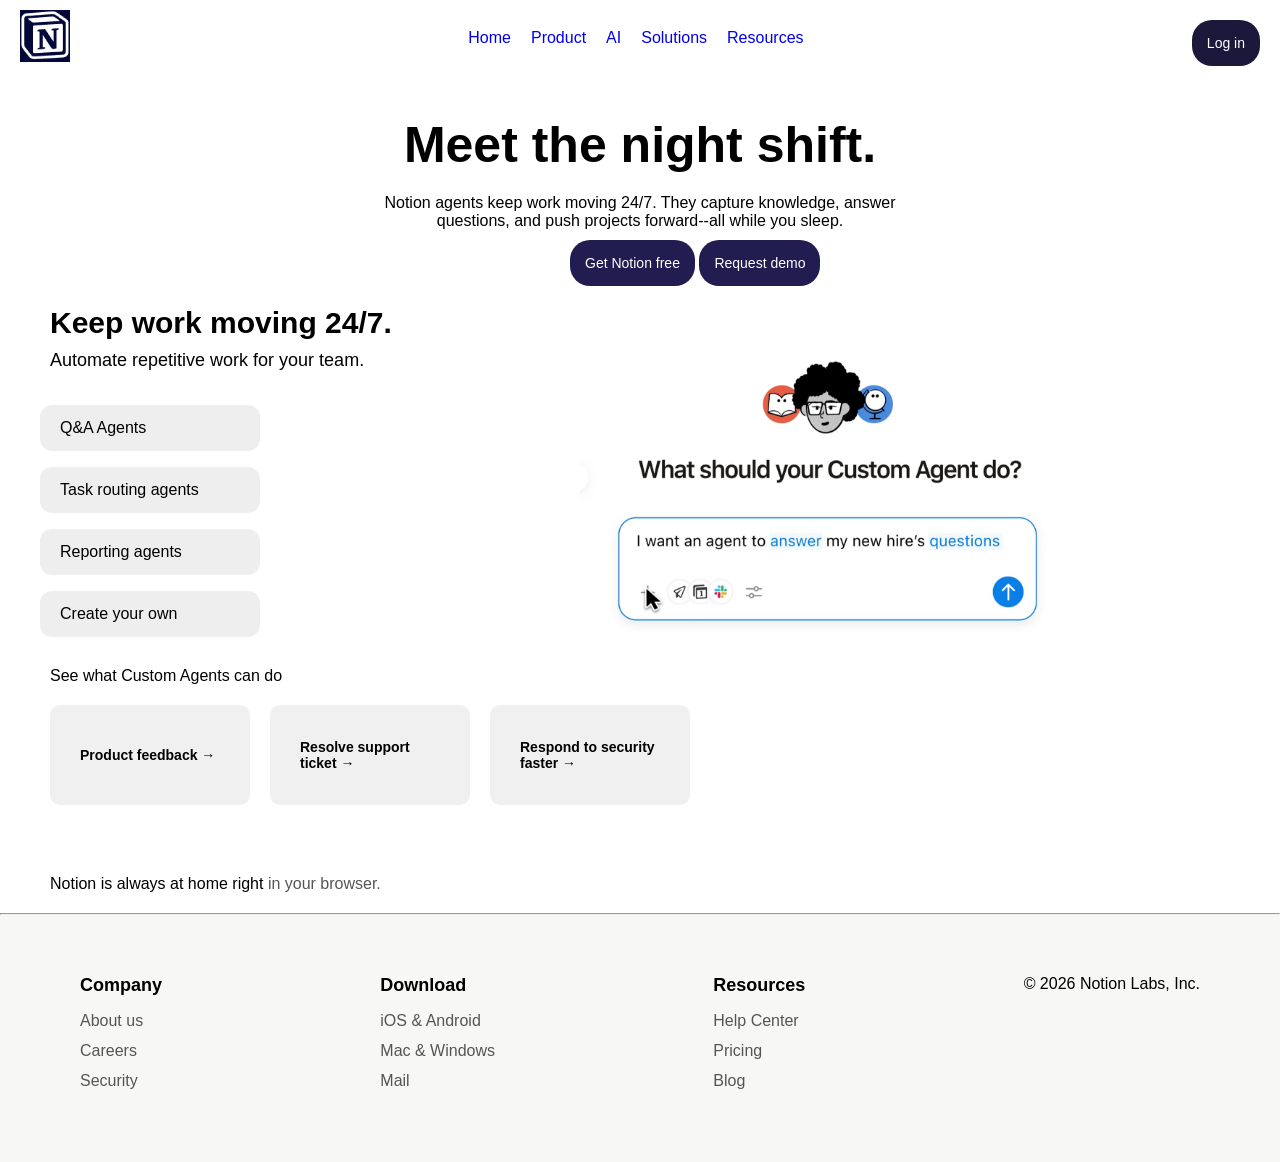
<file: index.html>
<!DOCTYPE html>
<html lang="en">
<head>
    <meta charset="UTF-8">
    <meta name="viewport" content="width=device-width, initial-scale=1.0">
    <title>Notion</title>
    <link rel="stylesheet" href="style.css">
</head>
<body>
    <header>
        <div class="logo">
           <img src="images/logo.png">
        </div>
        
        <nav class="nav">
            
                <a href="index.html">Home</a>
                <a href="product.html">Product</a>
                <a href="ai.html">AI</a>
                <a href="solutions.html">Solutions</a>
                <a href="resources.html">Resources</a>
            
        </nav>
        
        <div id="log-in-button">
            <button>Log in</button>
        </div>    
    </header>
        
    <main>

        <section id="night-shift">
            <div id="meet">
            <h1>Meet the night shift.</h1>
            <p>Notion agents keep work moving 24/7. They capture knowledge, answer <br>
            questions, and push projects forward--all while you sleep.</p>
            <div id="night-shift-button">
            <button>Get Notion free</button>
            <button>Request demo</button>
            </div>
            </div>
        </section>

        <section id="work-1">
            <div class="work-container">

                <div class="work-left">    
            <h2>Keep work moving 24/7.</h2>
            <h4>Automate repetitive work for your team.</h4>

            <div class="work-button">
                <button>Q&A Agents</button>
                <button>Task routing agents</button>
                <button>Reporting agents</button>
                <button>Create your own</button>
            </div>
            </div>
               
        <div class="work-right">
            <img src="images/agents-img.png">
        </div>
        </section>

        <section id="agents">
            <p>See what Custom Agents can do</p>
            <div class="agents-button">
            <button>Product feedback →</button>
            <button>Resolve support ticket →</button>
            <button>Respond to security faster →</button>
            </div>   
        </section>

        <section id="browser">
            <p> Notion is always at home right <a href="https://www.notion.so/signup">in your browser.</a></p>
        </section>
    </main>
    <hr>
    <footer class="footer">
        <div class="footer-container">
        
            <div class="column">
            <h4>Company</h4>
            <ul>
                <li><a href="#">About us</a></li>
                <li><a href="#">Careers</a></li>
                <li><a href="#">Security</a></li>
            </ul>
            </div>

            <div class="column">
            <h4>Download</h4>
            <ul>
                <li><a href="#">iOS & Android</a></li>
                <li><a href="#">Mac & Windows</a></li>
                <li><a href="#">Mail</a></li>
            </ul>
            </div>
            <div class="column">
            <h4>Resources</h4>
            <ul>
                <li><a href="#">Help Center</a></li>
                <li><a href="#">Pricing</a></li>
                <li><a href="#">Blog</a></li>
            </ul>
            </div>
        </ul>
        <span>© 2026 Notion Labs, Inc.</span>
    </footer>
</body>
</html>
</file>
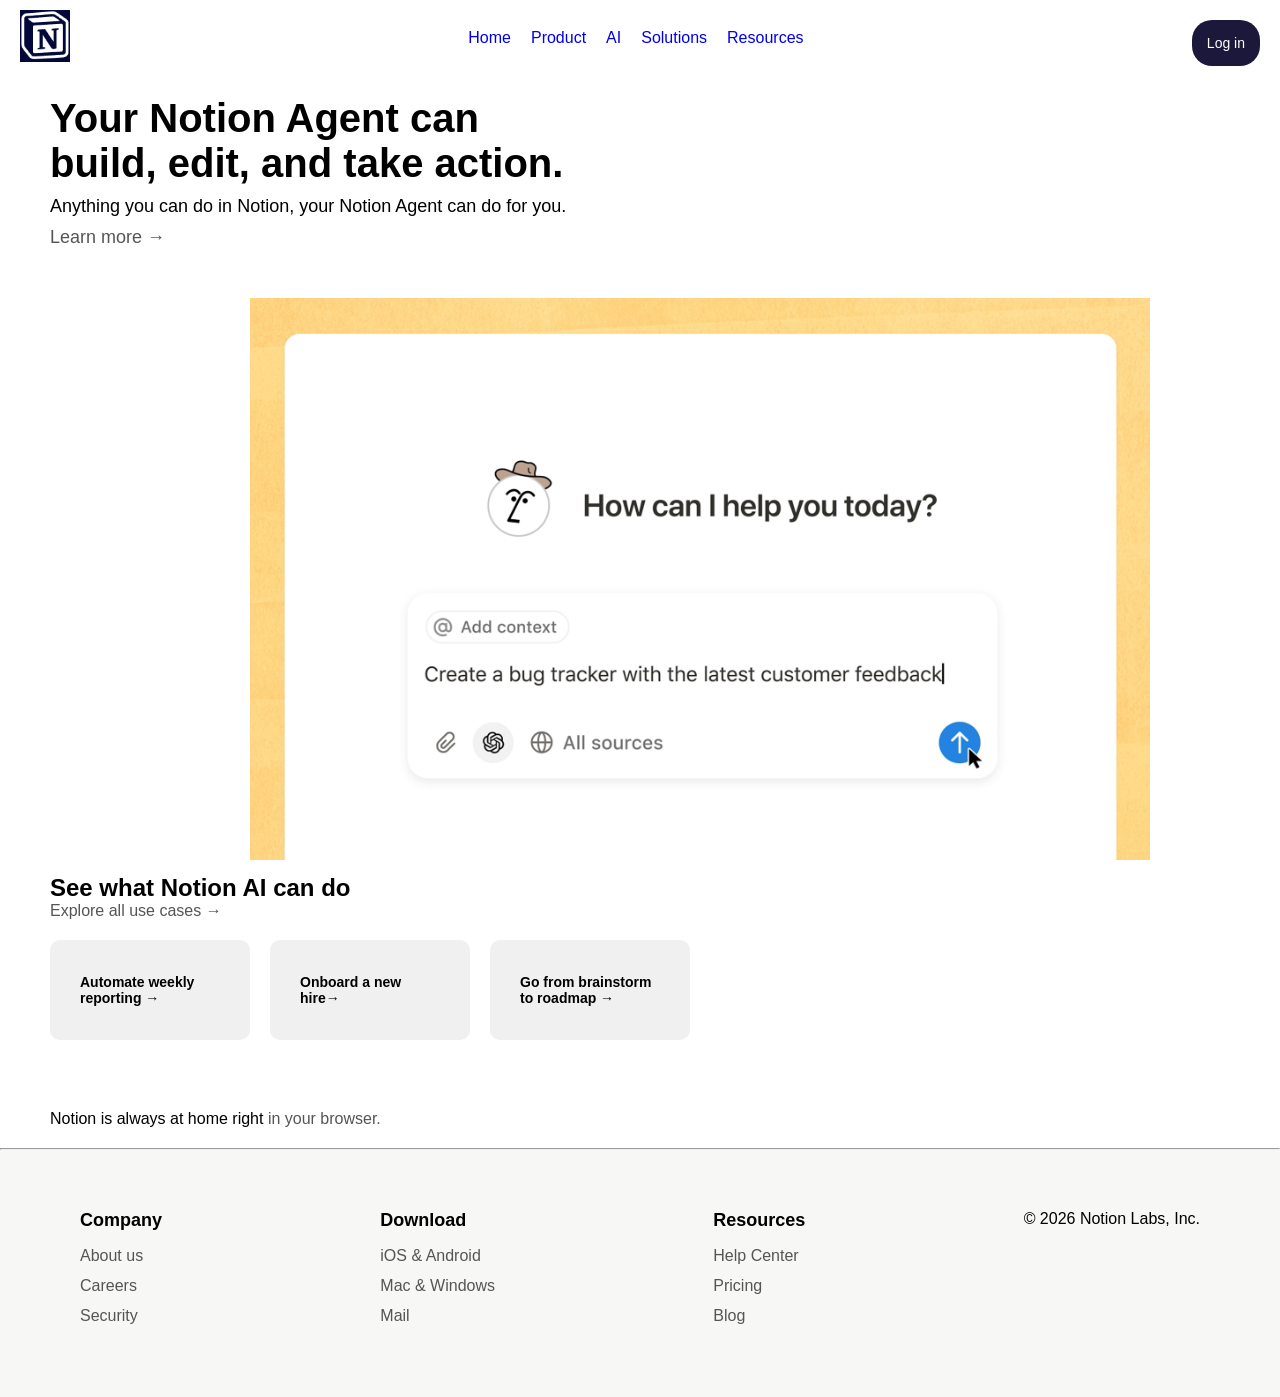
<file: ai.html>
<!DOCTYPE html>
<html lang="en">
<head>
    <meta charset="UTF-8">
    <meta name="viewport" content="width=device-width, initial-scale=1.0">
    <title>Notion</title>
    <link rel="stylesheet" href="style.css">
</head>
<body>
    <header>
        <div class="logo">
           <img src="images/logo.png">
        </div>
        
        <nav class="nav">
            
                <a href="index.html">Home</a>
                <a href="product.html">Product</a>
                <a href="ai.html">AI</a>
                <a href="solutions.html">Solutions</a>
                <a href="resources.html">Resources</a>
            
        </nav>
        
        <div id="log-in-button">
            <button>Log in</button>
        </div>    
    </header>
        
    <main>
        <section id="wikis">
            <div class="wiki-container">

                <div class="work-left">
            <h1>Your Notion Agent can <br>
                build, edit, and take action.</h1>
            <p>Anything you can do in Notion, your Notion Agent can do for you.</p>
            <a href="#" id="learn">Learn more →</a>

            </div>
            </div>
               
        <div class="tracker">
            <img src="images/tracker.png">
        </div>
        
        </div>
        </section>

        <section id="agents">
            <h1>See what Notion AI can do</h1>
            <a href="#" id="explore">Explore all use cases →</a>
            <div class="agents-button">
            <button>Automate weekly reporting →</button>
            <button>Onboard a new hire→</button>
            <button>Go from brainstorm to roadmap →</button>
            </div>   
        </section>
        
        <section id="browser">
            <p> Notion is always at home right <a href="https://www.notion.so/signup">in your browser.</a></p>
        </section>
    </main>
    <hr>
    <footer class="footer">
        <div class="footer-container">
        
            <div class="column">
            <h4>Company</h4>
            <ul>
                <li><a href="#">About us</a></li>
                <li><a href="#">Careers</a></li>
                <li><a href="#">Security</a></li>
            </ul>
            </div>

            <div class="column">
            <h4>Download</h4>
            <ul>
                <li><a href="#">iOS & Android</a></li>
                <li><a href="#">Mac & Windows</a></li>
                <li><a href="#">Mail</a></li>
            </ul>
            </div>
            <div class="column">
            <h4>Resources</h4>
            <ul>
                <li><a href="#">Help Center</a></li>
                <li><a href="#">Pricing</a></li>
                <li><a href="#">Blog</a></li>
            </ul>
            </div>
        </ul>
        <span>© 2026 Notion Labs, Inc.</span>
    </footer>
</body>
</html>
</file>
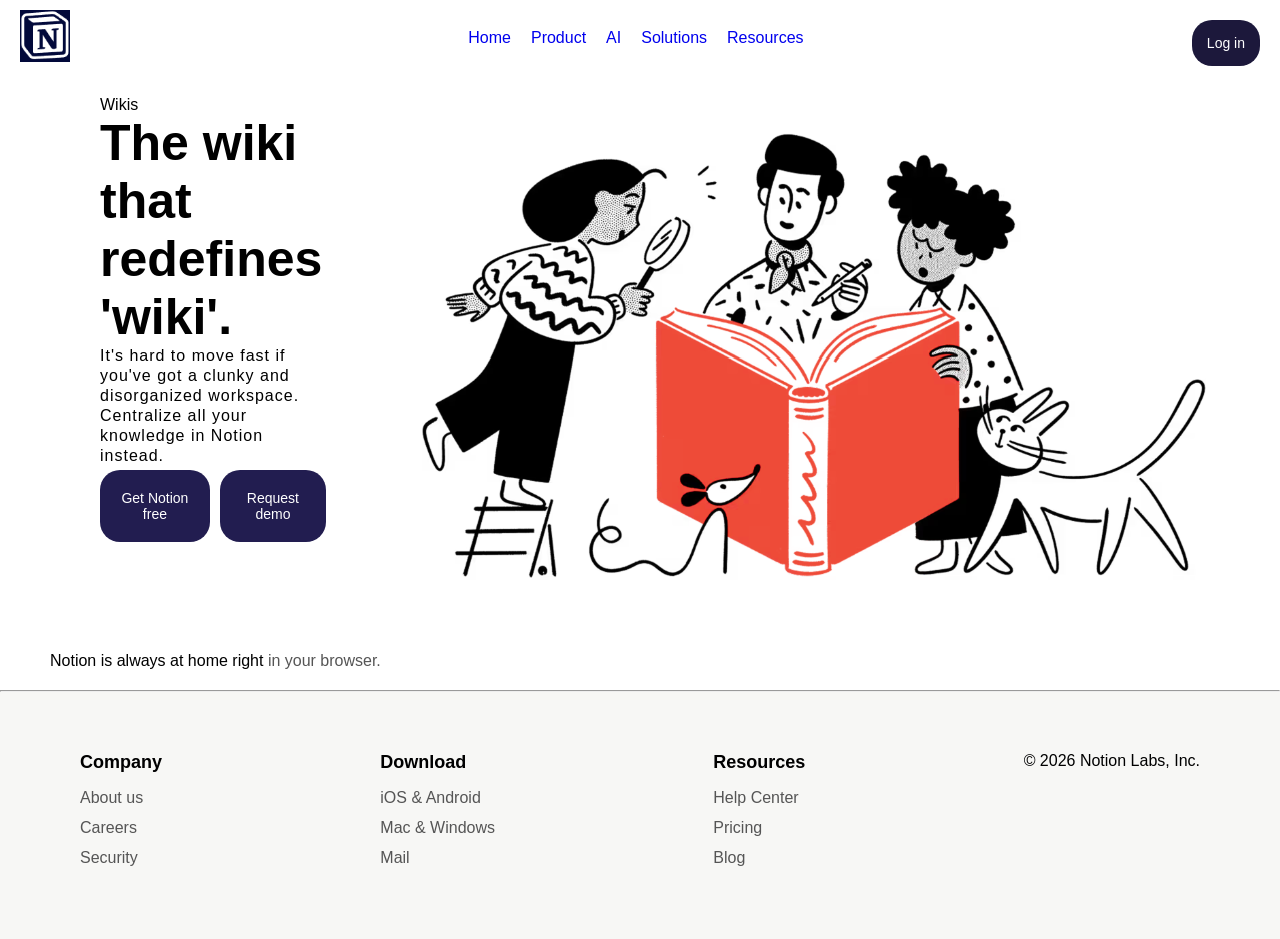
<file: product.html>
<!DOCTYPE html>
<html lang="en">
<head>
    <meta charset="UTF-8">
    <meta name="viewport" content="width=device-width, initial-scale=1.0">
    <title>Notion</title>
    <link rel="stylesheet" href="style.css">
</head>
<body>
    <header>
        <div class="logo">
           <img src="images/logo.png">
        </div>
        
        <nav class="nav">
            
                <a href="index.html">Home</a>
                <a href="product.html">Product</a>
                <a href="ai.html">AI</a>
                <a href="solutions.html">Solutions</a>
                <a href="resources.html">Resources</a>
            
        </nav>
        <div id="log-in-button">
            <button>Log in</button>
        </div>    
    </header>

    <main>
        <section id="wikis">
            <div class="wiki-container">

            <div class="wikis-left">
            <p>Wikis</p>
            <h1 id="wiki">The wiki that<br>redefines 'wiki'.</h1>
            <p id="hard">It's hard to move fast if you've got a clunky and<br>
                disorganized workspace. Centralize all your<br>
                knowledge in Notion instead.</p>
                
            <div id="wikis-button">
            <button>Get Notion free</button>
            <button>Request demo</button>
            </div>
            </div>
        

        <div>
            <img src="images/wiki-img.png" class="wiki-right">
        </div>
        
        </div>
        </section>
        
        <section id="browser">
            <p> Notion is always at home right <a href="https://www.notion.so/signup">in your browser.</a></p>
        </section>
    </main>
    <hr>
    <footer class="footer">
        <div class="footer-container">
        
            <div class="column">
            <h4>Company</h4>
            <ul>
                <li><a href="#">About us</a></li>
                <li><a href="#">Careers</a></li>
                <li><a href="#">Security</a></li>
            </ul>
            </div>

            <div class="column">
            <h4>Download</h4>
            <ul>
                <li><a href="#">iOS & Android</a></li>
                <li><a href="#">Mac & Windows</a></li>
                <li><a href="#">Mail</a></li>
            </ul>
            </div>
            <div class="column">
            <h4>Resources</h4>
            <ul>
                <li><a href="#">Help Center</a></li>
                <li><a href="#">Pricing</a></li>
                <li><a href="#">Blog</a></li>
            </ul>
            </div>
        </ul>
        <span>© 2026 Notion Labs, Inc.</span>
    </footer>
</body>
</html>
</file>
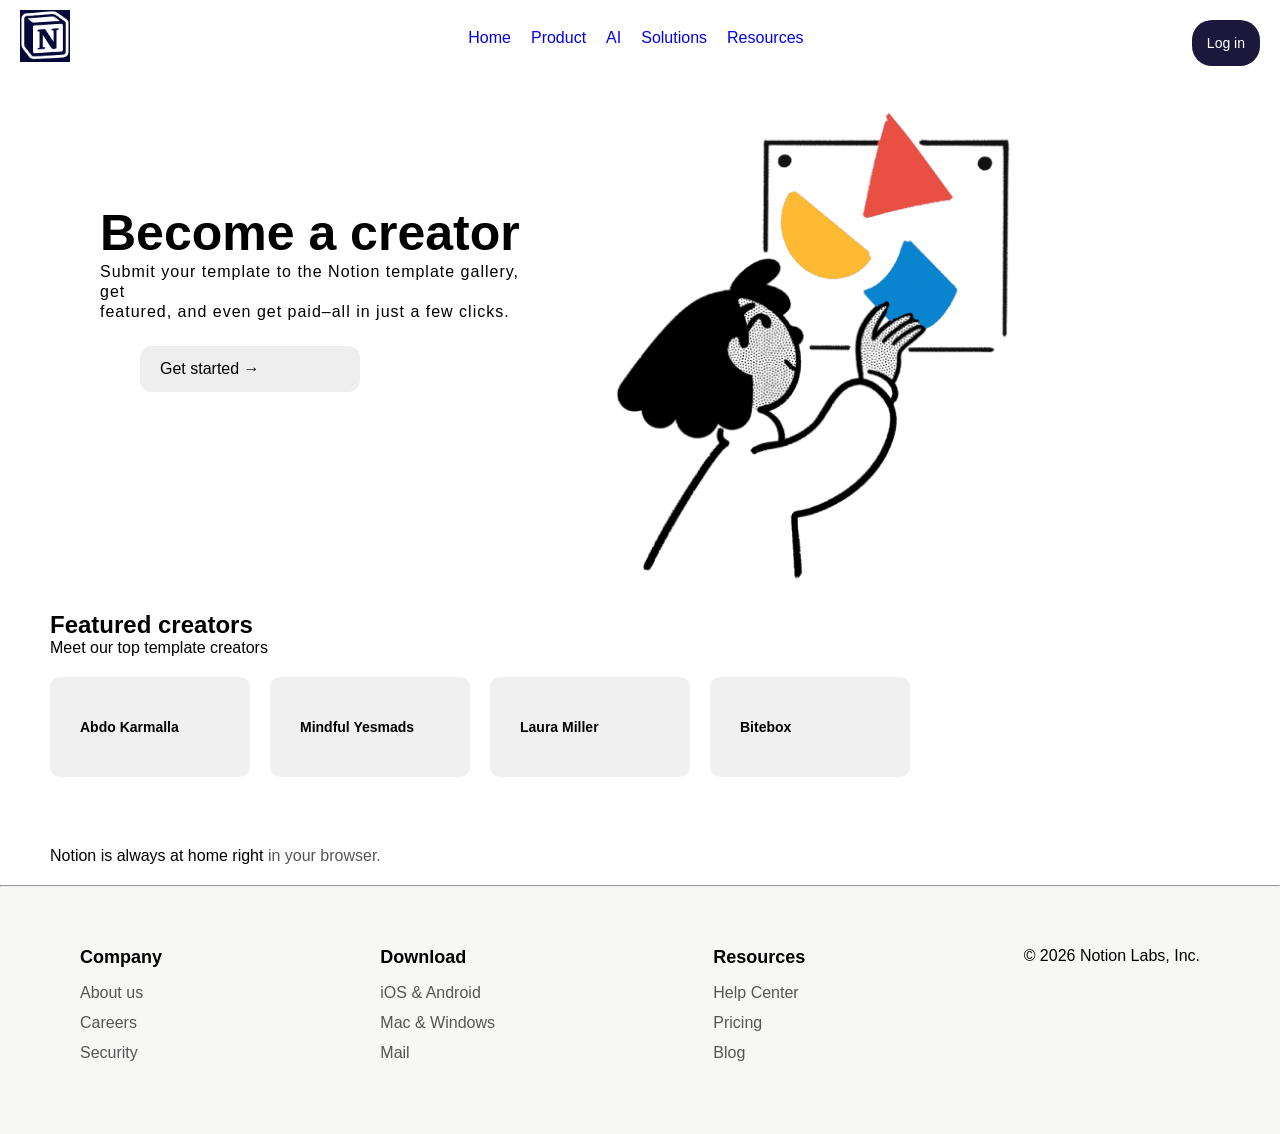
<file: resources.html>
<!DOCTYPE html>
<html lang="en">
<head>
    <meta charset="UTF-8">
    <meta name="viewport" content="width=device-width, initial-scale=1.0">
    <title>Notion</title>
    <link rel="stylesheet" href="style.css">
</head>
<body>
    <header>
        <div class="logo">
           <img src="images/logo.png">
        </div>
        
        <nav class="nav">
            
                <a href="index.html">Home</a>
                <a href="product.html">Product</a>
                <a href="ai.html">AI</a>
                <a href="solutions.html">Solutions</a>
                <a href="resources.html">Resources</a>
            
        </nav>
        
        <div id="log-in-button">
            <button>Log in</button>
        </div>    
    </header>
        
    <main>
        <section id="wikis">
            <div class="wiki-container">

            <div class="wikis-left">
            <h1 id="wiki">Become a creator</h1>
            <p id="hard">Submit your template to the Notion template gallery, get<br>
                featured, and even get paid–all in just a few clicks.</p>
            <div class="work-button">
            <button>Get started →</button>
            </div>
            </div>
               
        <div class="work-right">
            <img src="images/creator.png">
        </div>
        </section>

        <section id="agents">
            <h1>Featured creators</h1>
            <p>Meet our top template creators</p>
            <div class="agents-button">
            <button>Abdo Karmalla</button>
            <button>Mindful Yesmads</button>
            <button>Laura Miller</button>
            <button>Bitebox</button>
            </div>   
        </section>
        <section id="browser">
            <p> Notion is always at home right <a href="https://www.notion.so/signup">in your browser.</a></p>
        </section>
    </main>
    <hr>
    <footer class="footer">
        <div class="footer-container">
        
            <div class="column">
            <h4>Company</h4>
            <ul>
                <li><a href="#">About us</a></li>
                <li><a href="#">Careers</a></li>
                <li><a href="#">Security</a></li>
            </ul>
            </div>

            <div class="column">
            <h4>Download</h4>
            <ul>
                <li><a href="#">iOS & Android</a></li>
                <li><a href="#">Mac & Windows</a></li>
                <li><a href="#">Mail</a></li>
            </ul>
            </div>
            <div class="column">
            <h4>Resources</h4>
            <ul>
                <li><a href="#">Help Center</a></li>
                <li><a href="#">Pricing</a></li>
                <li><a href="#">Blog</a></li>
            </ul>
            </div>
        </ul>
        <span>© 2026 Notion Labs, Inc.</span>
    </footer>
</body>
</html>
</file>
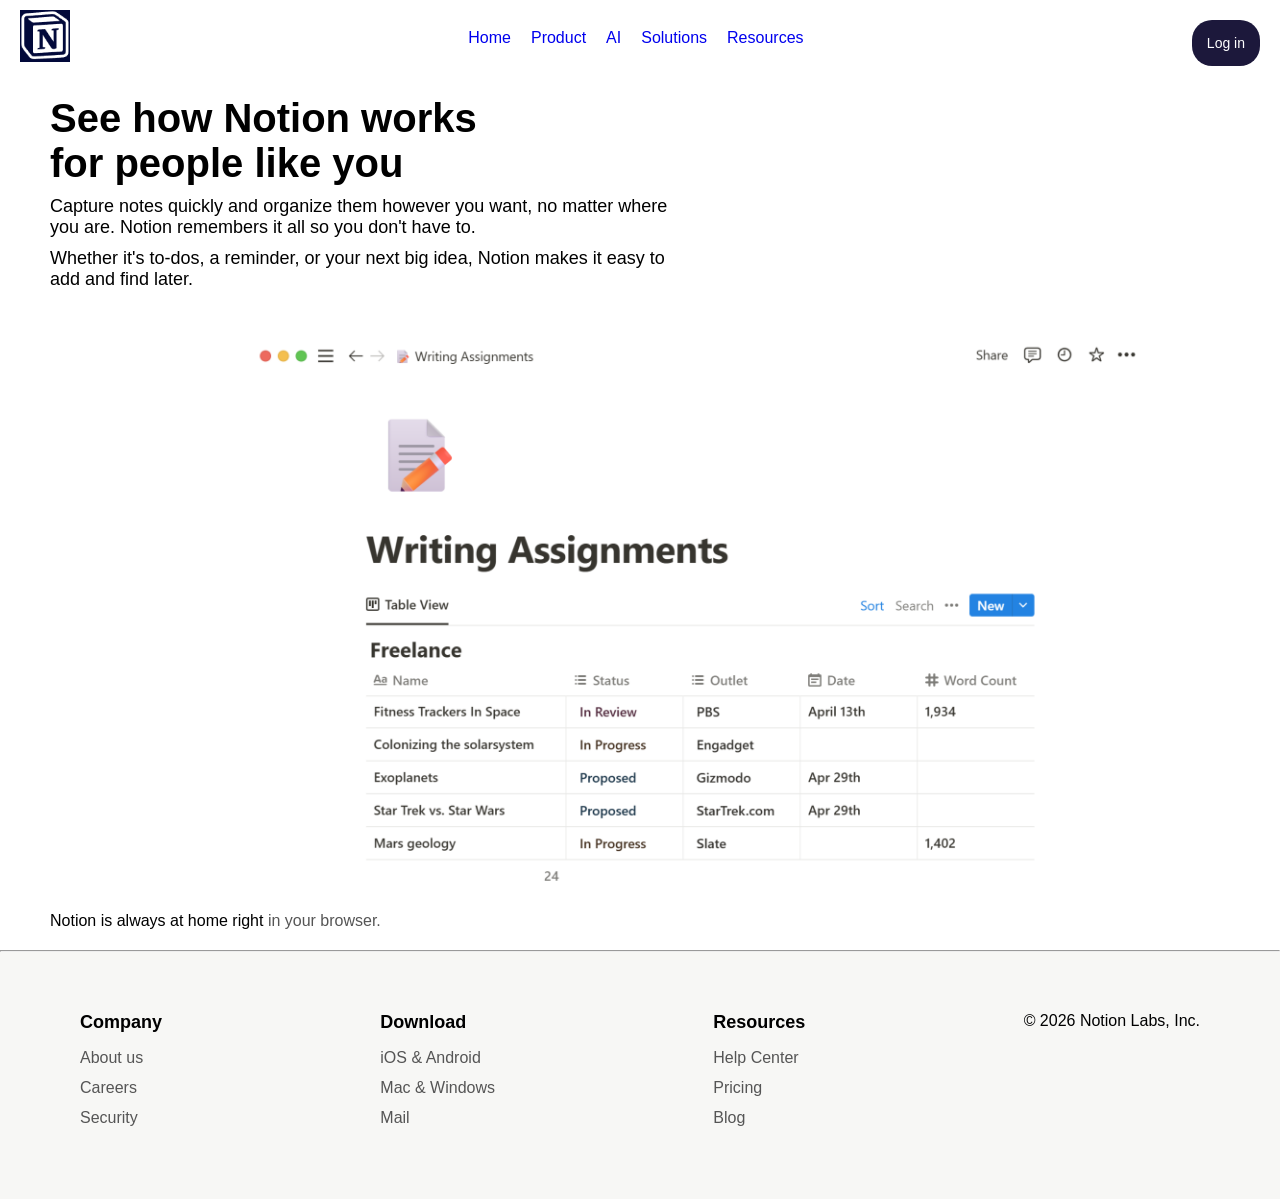
<file: solutions.html>
<!DOCTYPE html>
<html lang="en">
<head>
    <meta charset="UTF-8">
    <meta name="viewport" content="width=device-width, initial-scale=1.0">
    <title>Notion</title>
    <link rel="stylesheet" href="style.css">
</head>
<body>
    <header>
        <div class="logo">
           <img src="images/logo.png">
        </div>
        
        <nav class="nav">
            
                <a href="index.html">Home</a>
                <a href="product.html">Product</a>
                <a href="ai.html">AI</a>
                <a href="solutions.html">Solutions</a>
                <a href="resources.html">Resources</a>
            
        </nav>
        
        <div id="log-in-button">
            <button>Log in</button>
        </div>    
    </header>
        
    <main>

        <section>
            <div class="work-left">
            <h1 id="people">See how Notion works<br>for people like you</h1>
            <p>Capture notes quickly and organize them however you want, no matter where<br>
            you are. Notion remembers it all so you don't have to.</p>
            <p>Whether it's to-dos, a reminder, or your next big idea, Notion makes it easy to<br>
            add and find later.
            </p>

            </div>
            </div>
               
        <div class="tracker">
            <img src="images/assignment.png">
        </div>
        </section>

        <section id="browser">
            <p> Notion is always at home right <a href="https://www.notion.so/signup">in your browser.</a></p>
        </section>
    </main>
    <hr>
    <footer class="footer">
        <div class="footer-container">
        
            <div class="column">
            <h4>Company</h4>
            <ul>
                <li><a href="#">About us</a></li>
                <li><a href="#">Careers</a></li>
                <li><a href="#">Security</a></li>
            </ul>
            </div>

            <div class="column">
            <h4>Download</h4>
            <ul>
                <li><a href="#">iOS & Android</a></li>
                <li><a href="#">Mac & Windows</a></li>
                <li><a href="#">Mail</a></li>
            </ul>
            </div>
            <div class="column">
            <h4>Resources</h4>
            <ul>
                <li><a href="#">Help Center</a></li>
                <li><a href="#">Pricing</a></li>
                <li><a href="#">Blog</a></li>
            </ul>
            </div>
        </ul>
        <span>© 2026 Notion Labs, Inc.</span>
    </footer>
</body>
</html>
</file>
<file: style.css>
* {
    padding: 0;
    margin: 0;
    box-sizing: border-box;
    font-family: Arial, Helvetica, sans-serif;
}

header {
    display: flex;
    justify-content: center;
    align-items: center;
    /* padding: 20px 20x; */
    margin: 0 auto;
    max-width: 1500px;
}

.logo img {
    width: 50px;
    height: auto;
}

.logo {
    width: 10px;
    height: auto;
    padding-left: 20px;

}

.nav {
  display: flex;
  padding-left: 60px;
  gap: 20px;
  flex: 1;                 
  justify-content: center;
}

#log-in-button {
    display: flex;
    /* justify-content: center; */
    margin-top: 20px;
    /* gap: 10px; */
    padding-bottom: 10px;
    /* padding-left: 10px; */
    padding-right: 20px;
}

#log-in-button button {
    background-color: rgb(28, 24, 59);
    font-size: 14px;
    color: white;
    border-radius: 20px;
    border: none;
    cursor: pointer;
    text-align: center;
    padding: 15px 15px;
}

header nav ul {
    list-style-type: none;
    display: flex;   
}

header nav ul li {
    padding-left: 20px;
    padding-right: 20px;
}

/*main body section end*/

#night-shift h1 {
    text-align: center;
    padding-top: 40px;
    color: rgb(0, 0, 0);
    font-weight: bold;
    font-size: 50px;
}

#night-shift p {
    text-align: center;
    margin-top: 20px;
    padding-bottom: 10px;
    color: rgb(0, 0, 0);
}

#night-shift-button {
    padding-left: 570px;
}
   
#night-shift-button button {
    background-color: rgb(34, 29, 80);
    font-size: 14px;
    color: white;
    border-radius: 20px;
    border: none;
    cursor: pointer;
    text-align: center;
    padding: 15px 15px;
}
 
.work-container {
    display: flex;
    align-items: center;
    justify-content: space-between;
    gap: 60px;
}

.work-left {
    flex: 1;
    display: flex;
    flex-direction: column;
    align-items: flex-start;
    padding-top: 20px;
    padding-bottom: 20px;
}

.work-button {
    display: flex;
    flex-direction: column;
    gap: 16px;
    margin-top: 24px;
    padding-left: 40px;
}

.work-button button {
    background: #eee;
    border: none;
    padding: 14px 20px;
    border-radius: 12px;
    font-size: 16px;
    text-align: left;
    width: 220px;
    cursor: pointer;
}

.work-left h2 {
    font-size: 30px;
    margin-bottom: 10px;
    padding-left: 50px;
}

.work-left h4{
    font-size: 18px;
    font-weight: 500;
    margin-bottom: 10px;
    padding-left: 50px;
}

.work-right{
    padding-right: 200px;   
}


.work-right img { 
    width: 100%;
    max-width: 500px;
}

#agents {
    text-align: left;
    padding-top: 10px;
    padding-bottom: 60px;
    margin-left: 50px;
}

.agents-button {
    margin-top: 20px;
    gap: 20px;
    display: flex;
    flex-direction: row;
    width: fit-content;
}

.agents-button button {
    background-color: rgb(240, 240, 240);
    font-size: 14px;
    font-weight: bold;
    color: black;
    border-radius: 10px;
    border: none;
    cursor: pointer;
    text-align: left;
    padding: 15px 30px;
    width: 200px;
    height: 100px;
}

#browser {
    text-align: left;
    padding-top: 10px;
    padding-bottom: 20px;
    margin-left: 50px;
}

#browser a {
    text-decoration: none;
    color: #555;
    font-size: 16px;
}
/*main body section end*/

/*footer*/

.footer{
    background: #f7f7f5;
    padding: 60px 80px;
}

.footer-container {
    display: flex;
    gap: 60px;
    justify-content: space-between;
}

.column h4 {
    font-size: 18px;
    font-weight: 600;
    margin-bottom: 16px;
}

.column ul {
    list-style: none;
    padding: 0;
    margin: 0;
}

.column li {
    margin-bottom: 12px;
}

.column a{
    text-decoration: none;
    color: #555;
    font-size: 16px;
}
/*footer*/

/*main body section end*/

.wiki-container {
  display: flex;
  align-items: center;
  justify-content: space-between;
  gap: 60px;
}

.wikis-left {
  /* flex: 1;
  display: flex;
  flex-direction: column; */
  /* align-items: flex-start; */
  padding-top: 20px;
  padding-bottom: 100px;
  padding-left: 100px;
}

.wiki-right {
  padding-right: 60px;
}

.wiki-right img {
  width: 100%;
  max-width: 100px;
}

#wikis-button {
    display: flex;
    justify-content: center;
    margin-top: 4px;
    gap: 10px;
}

#wikis-button button {
    background-color: rgb(34, 29, 80);
    font-size: 14px;
    color: white;
    border-radius: 20px;
    border: none;
    cursor: pointer;
    text-align: center;
    padding: 20px 10px;
}

nav a {
    text-decoration: none;
}

#hard{
    line-height: 20px;
    letter-spacing: 1px;
}

#wiki {
    font-weight: bold;
    font-size: 50px;
}

.work-left h1 {
    font-size: 40px;
    margin-bottom: 10px;
    padding-left: 50px;
}

.work-left p {
    font-size: 18px;
    font-weight: 500;
    margin-bottom: 10px;
    padding-left: 50px;
}

#learn {
    font-size: 18px;
    font-weight: 500;
    margin-bottom: 10px;
    padding-left: 50px;
    text-decoration: none;
    color: #555;
}

.tracker {
    padding-top: 20px;
    padding-left: 250px;
}

.tracker img { 
    width: 100%;
    max-width: 900px;
}

#explore {
    text-decoration: none;
    color: #555;
}

#people {
    font-size: 40px;
    margin-bottom: 10px;
    padding-left: 50px;
}
</file>
